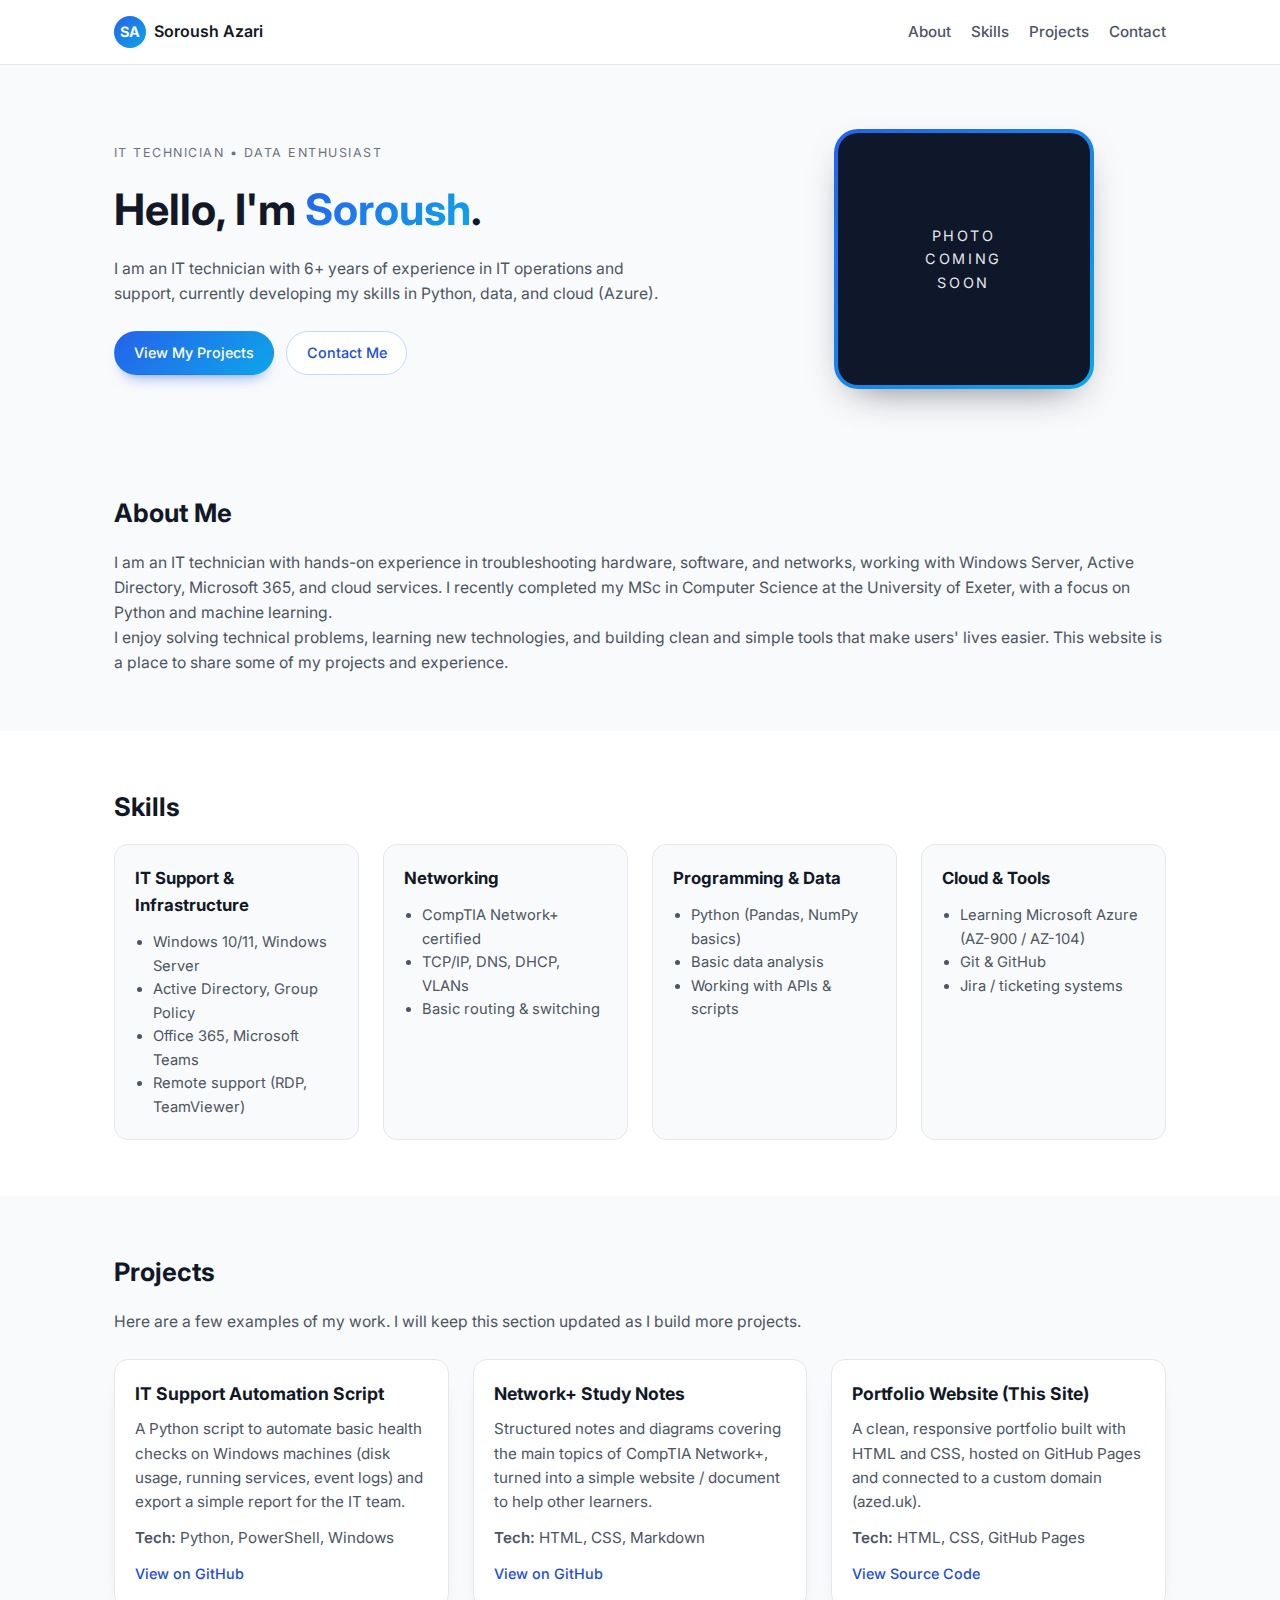
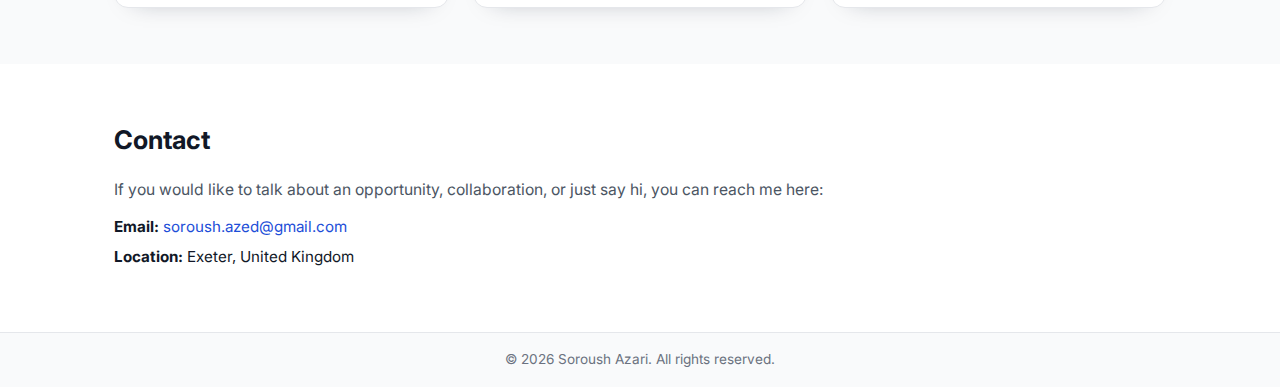
<file: azed-website/index.html>
<!DOCTYPE html>
<html lang="en">
<head>
    <meta charset="UTF-8">
    <meta name="viewport" content="width=device-width, initial-scale=1.0">
    <title>Soroush Azari | Portfolio</title>

    <!-- Google Font -->
    <link rel="preconnect" href="https://fonts.googleapis.com">
    <link rel="preconnect" href="https://fonts.gstatic.com" crossorigin>
    <link href="https://fonts.googleapis.com/css2?family=Inter:wght@300;400;500;600;700&display=swap" rel="stylesheet">

    <!-- Main stylesheet -->
    <link rel="stylesheet" href="style.css">
</head>
<body>
    <!-- Header / Navigation -->
    <header class="site-header">
        <div class="container nav-container">
            <div class="logo">
                <!-- Simple text logo, you can replace with an image later -->
                <span class="logo-mark">SA</span>
                <span class="logo-text">Soroush Azari</span>
            </div>
            <nav class="main-nav">
                <!-- Navigation links scroll to sections on the same page -->
                <a href="#about">About</a>
                <a href="#skills">Skills</a>
                <a href="#projects">Projects</a>
                <a href="#contact">Contact</a>
            </nav>
        </div>
    </header>

    <!-- Hero section (first big section) -->
    <section class="hero">
        <div class="container hero-container">
            <div class="hero-text">
                <p class="hero-eyebrow">IT Technician • Data Enthusiast</p>
                <h1>Hello, I'm <span>Soroush</span>.</h1>
                <p class="hero-subtitle">
                    I am an IT technician with 6+ years of experience in IT operations and support,
                    currently developing my skills in Python, data, and cloud (Azure).
                </p>
                <div class="hero-actions">
                    <!-- These buttons scroll to different sections -->
                    <a href="#projects" class="btn primary">View My Projects</a>
                    <a href="#contact" class="btn secondary">Contact Me</a>
                </div>
            </div>
            <div class="hero-photo">
                <!-- You can place your own image in assets/profile.jpg -->
                <!-- If you don't have an image yet, you can comment the img tag out -->
                <div class="photo-frame">
                    <!-- Example image path: assets/profile.jpg -->
                    <!-- <img src="assets/profile.jpg" alt="Soroush Azari portrait"> -->
                    <div class="photo-placeholder">
                        <!-- Placeholder content if you don't have an image yet -->
                        <span>Photo<br>Coming<br>Soon</span>
                    </div>
                </div>
            </div>
        </div>
    </section>

    <!-- About section -->
    <section id="about" class="section">
        <div class="container">
            <h2>About Me</h2>
            <p>
                I am an IT technician with hands-on experience in troubleshooting hardware,
                software, and networks, working with Windows Server, Active Directory,
                Microsoft 365, and cloud services. I recently completed my MSc in Computer Science
                at the University of Exeter, with a focus on Python and machine learning.
            </p>
            <p>
                I enjoy solving technical problems, learning new technologies, and building
                clean and simple tools that make users' lives easier. This website is a place
                to share some of my projects and experience.
            </p>
        </div>
    </section>

    <!-- Skills section -->
    <section id="skills" class="section section-alt">
        <div class="container">
            <h2>Skills</h2>
            <div class="skills-grid">
                <!-- Each card is one skill category -->
                <div class="skill-card">
                    <h3>IT Support & Infrastructure</h3>
                    <ul>
                        <li>Windows 10/11, Windows Server</li>
                        <li>Active Directory, Group Policy</li>
                        <li>Office 365, Microsoft Teams</li>
                        <li>Remote support (RDP, TeamViewer)</li>
                    </ul>
                </div>
                <div class="skill-card">
                    <h3>Networking</h3>
                    <ul>
                        <li>CompTIA Network+ certified</li>
                        <li>TCP/IP, DNS, DHCP, VLANs</li>
                        <li>Basic routing & switching</li>
                    </ul>
                </div>
                <div class="skill-card">
                    <h3>Programming & Data</h3>
                    <ul>
                        <li>Python (Pandas, NumPy basics)</li>
                        <li>Basic data analysis</li>
                        <li>Working with APIs & scripts</li>
                    </ul>
                </div>
                <div class="skill-card">
                    <h3>Cloud & Tools</h3>
                    <ul>
                        <li>Learning Microsoft Azure (AZ-900 / AZ-104)</li>
                        <li>Git & GitHub</li>
                        <li>Jira / ticketing systems</li>
                    </ul>
                </div>
            </div>
        </div>
    </section>

    <!-- Projects section -->
    <section id="projects" class="section">
        <div class="container">
            <h2>Projects</h2>
            <p class="section-intro">
                Here are a few examples of my work. I will keep this section updated as I build more projects.
            </p>

            <div class="projects-grid">
                <!-- Project 1 -->
                <article class="project-card">
                    <h3>IT Support Automation Script</h3>
                    <p>
                        A Python script to automate basic health checks on Windows machines
                        (disk usage, running services, event logs) and export a simple report
                        for the IT team.
                    </p>
                    <p class="project-meta">
                        <span>Tech:</span> Python, PowerShell, Windows
                    </p>
                    <!-- Replace # with your GitHub project link when it's ready -->
                    <a href="#" class="project-link">View on GitHub</a>
                </article>

                <!-- Project 2 -->
                <article class="project-card">
                    <h3>Network+ Study Notes</h3>
                    <p>
                        Structured notes and diagrams covering the main topics of CompTIA Network+,
                        turned into a simple website / document to help other learners.
                    </p>
                    <p class="project-meta">
                        <span>Tech:</span> HTML, CSS, Markdown
                    </p>
                    <a href="#" class="project-link">View on GitHub</a>
                </article>

                <!-- Project 3 -->
                <article class="project-card">
                    <h3>Portfolio Website (This Site)</h3>
                    <p>
                        A clean, responsive portfolio built with HTML and CSS, hosted on GitHub Pages
                        and connected to a custom domain (azed.uk).
                    </p>
                    <p class="project-meta">
                        <span>Tech:</span> HTML, CSS, GitHub Pages
                    </p>
                    <a href="#" class="project-link">View Source Code</a>
                </article>
            </div>
        </div>
    </section>

    <!-- Contact section -->
    <section id="contact" class="section section-alt">
        <div class="container">
            <h2>Contact</h2>
            <p>
                If you would like to talk about an opportunity, collaboration, or just say hi,
                you can reach me here:
            </p>
            <ul class="contact-list">
                <li><strong>Email:</strong> <a href="mailto:soroush.azed@gmail.com">soroush.azed@gmail.com</a></li>
                <li><strong>Location:</strong> Exeter, United Kingdom</li>
                <!-- You can add LinkedIn, GitHub, etc. here -->
                <!-- <li><strong>LinkedIn:</strong> <a href="#" target="_blank">linkedin.com/in/...</a></li> -->
                <!-- <li><strong>GitHub:</strong> <a href="#" target="_blank">github.com/...</a></li> -->
            </ul>
        </div>
    </section>

    <!-- Footer -->
    <footer class="site-footer">
        <div class="container footer-container">
            <p>© <span id="year"></span> Soroush Azari. All rights reserved.</p>
        </div>
    </footer>

    <!-- Small inline script just to set the current year in the footer -->
    <script>
        // Set the current year in the footer automatically
        document.getElementById("year").textContent = new Date().getFullYear();
    </script>
</body>
</html>
</file>
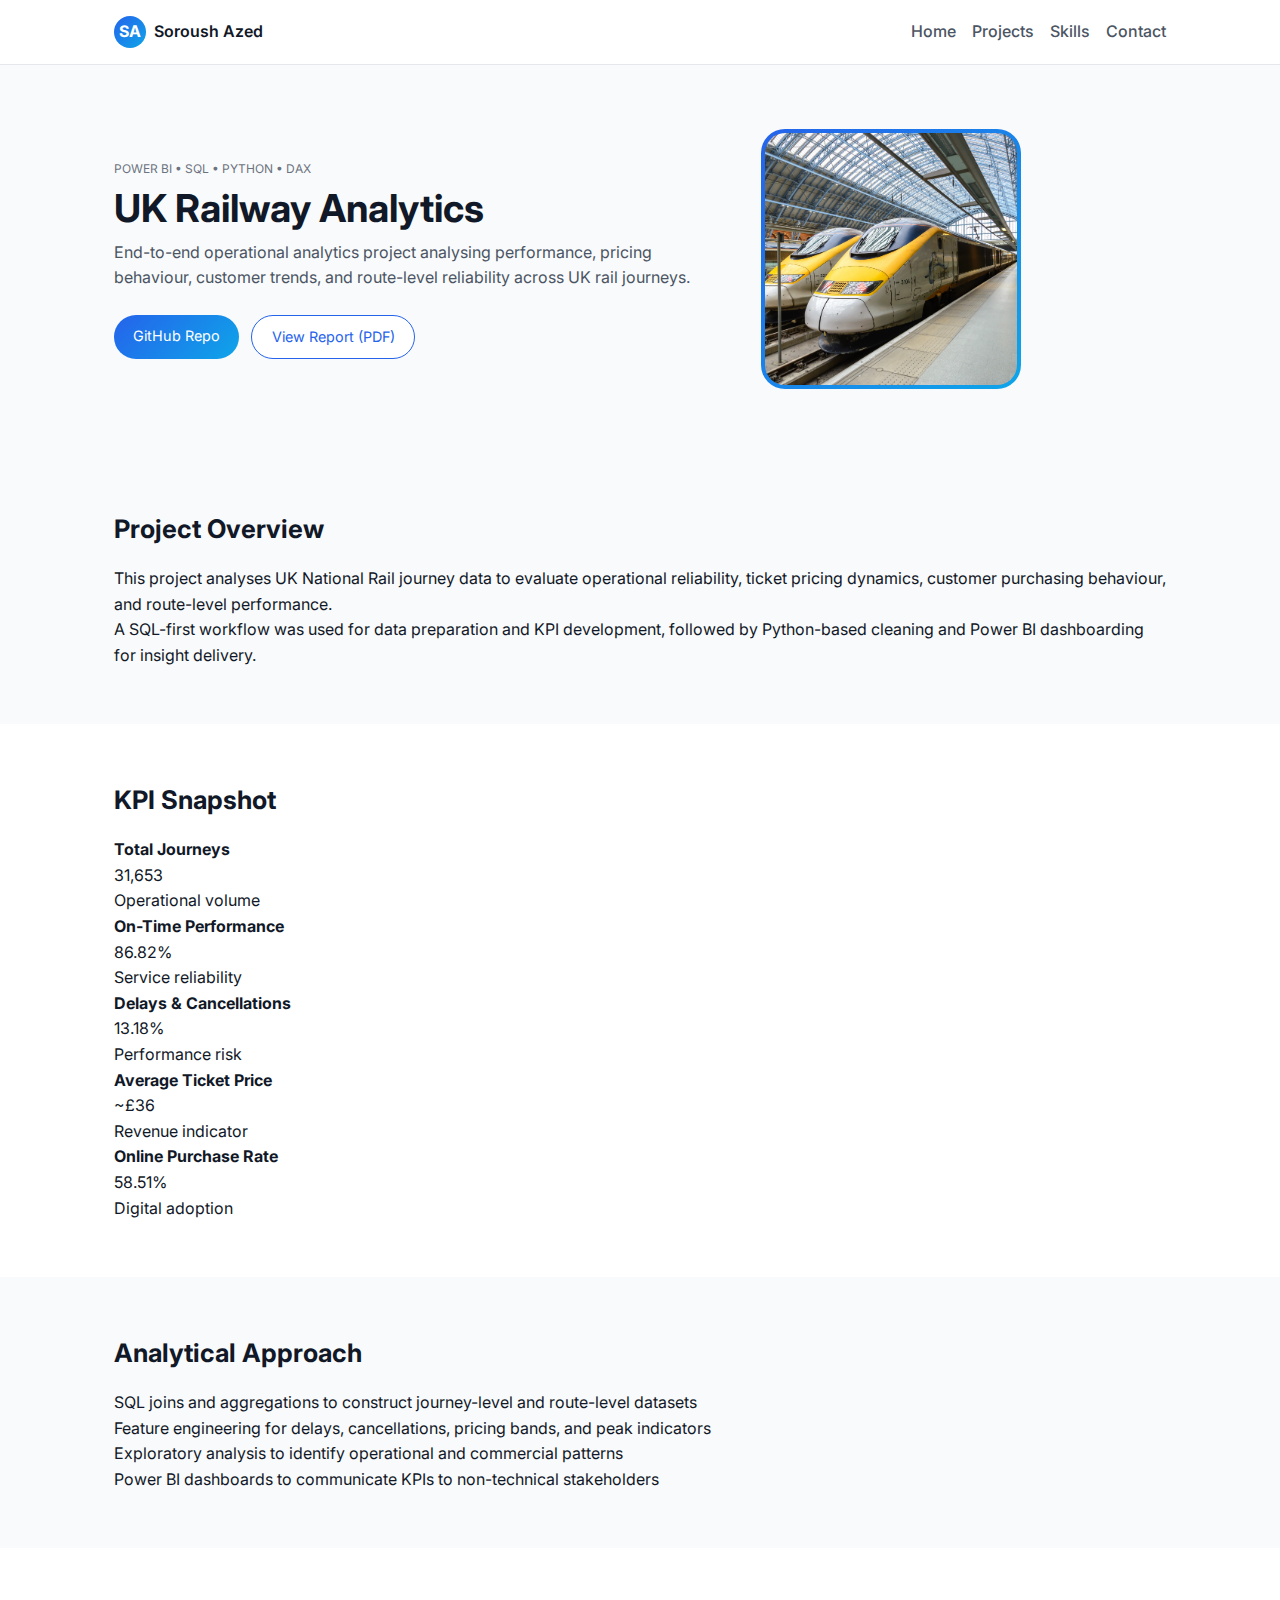
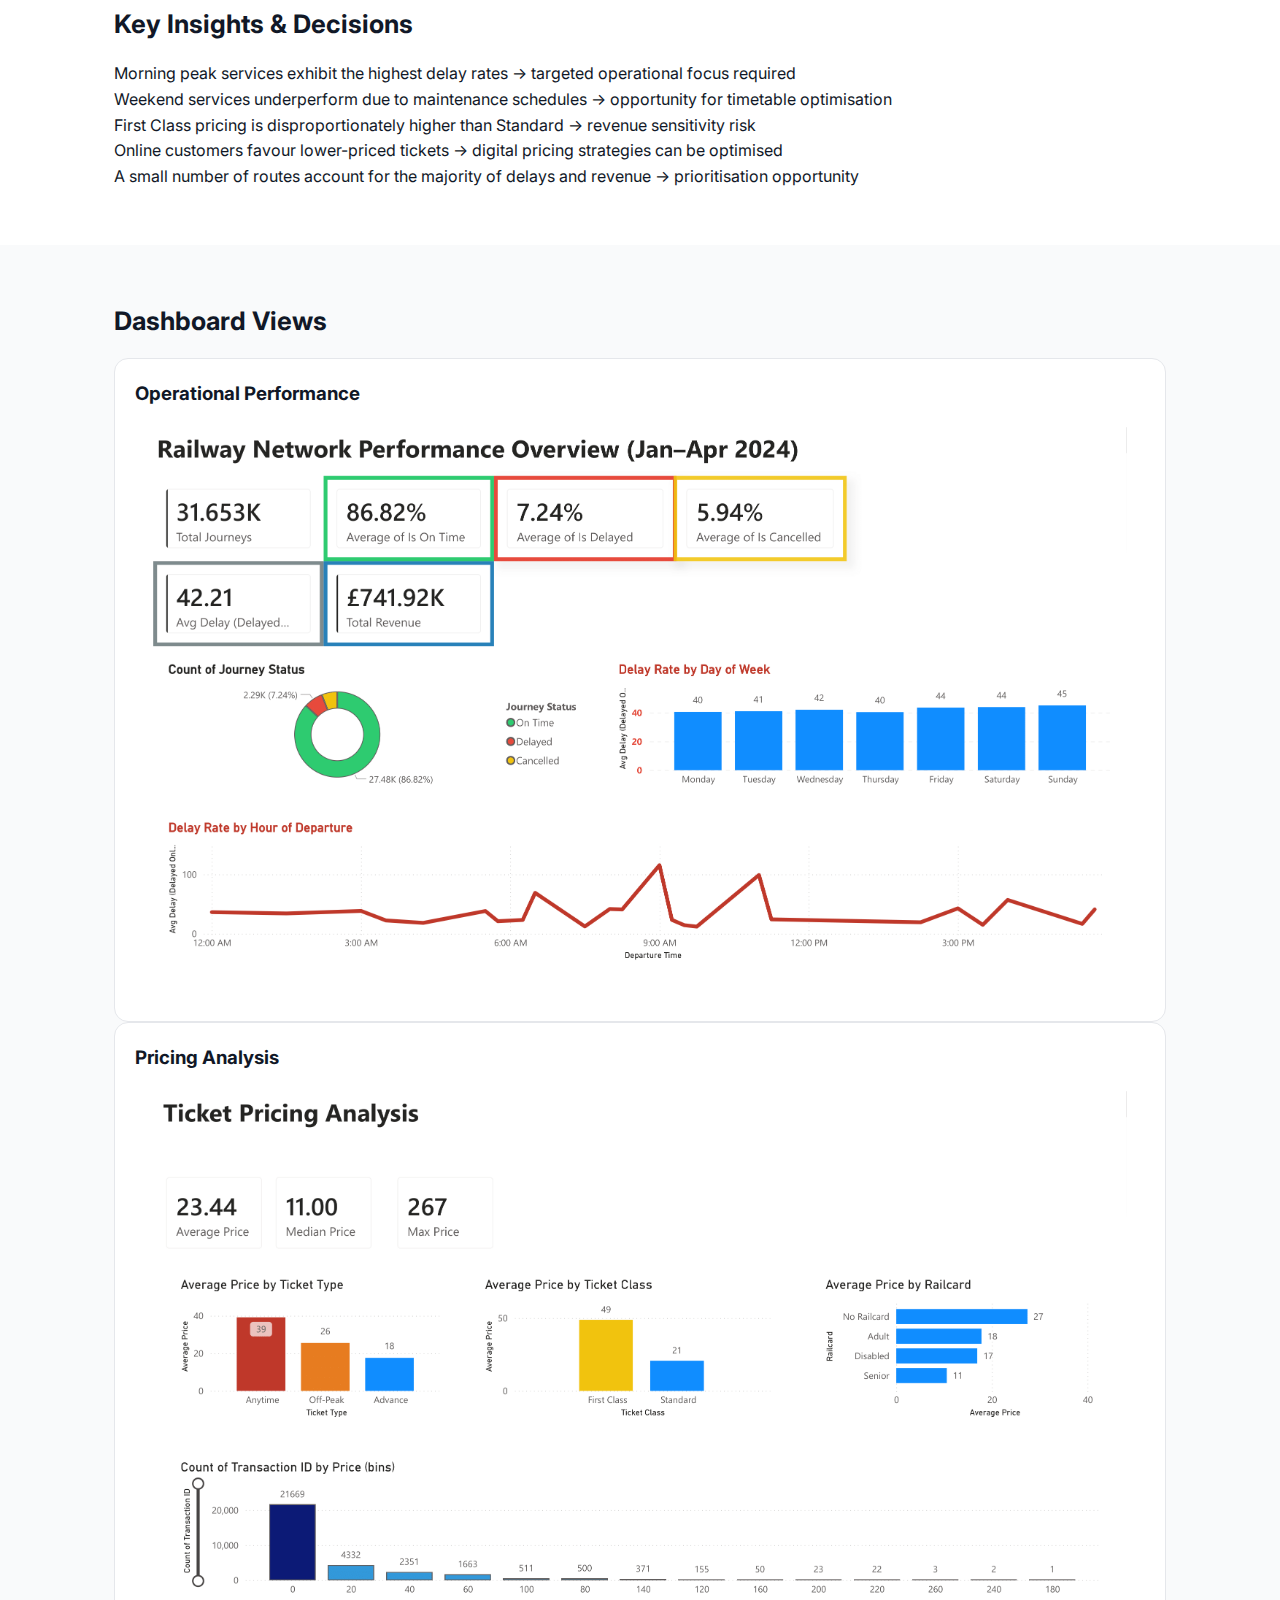
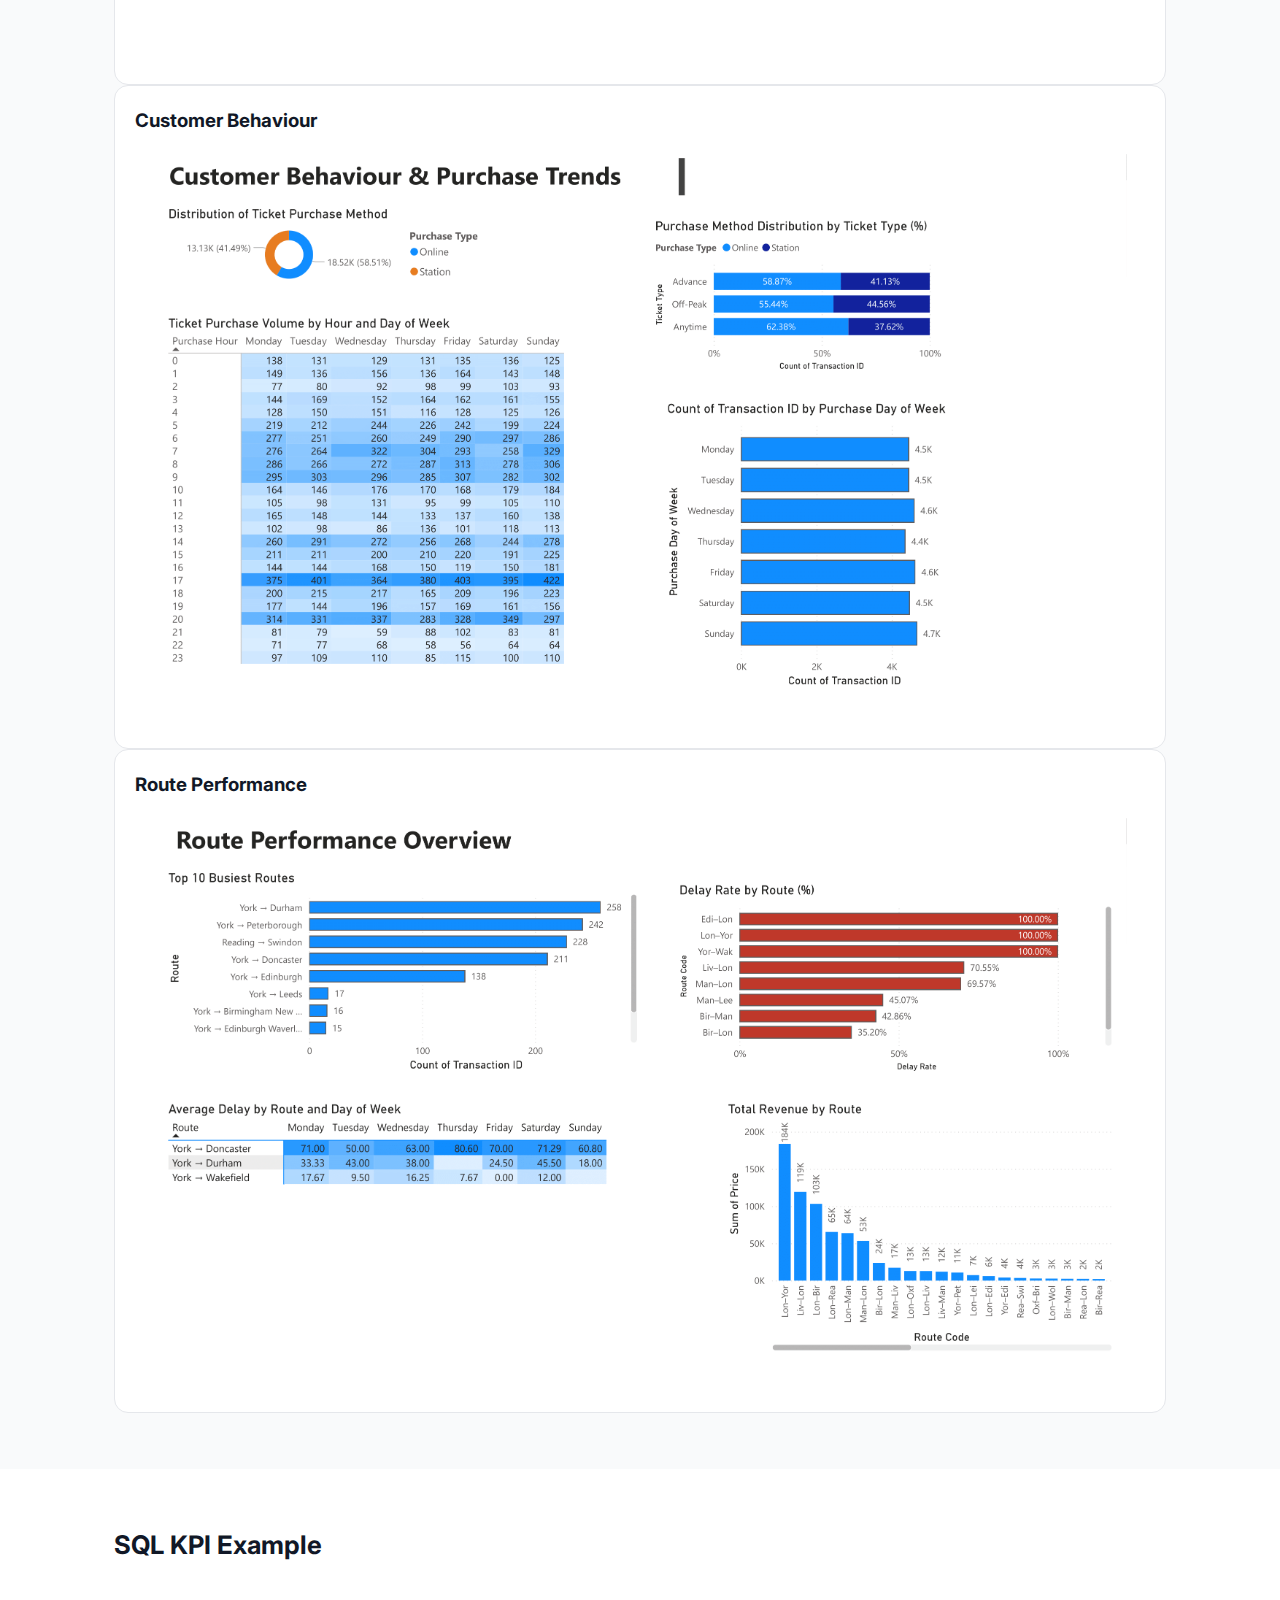
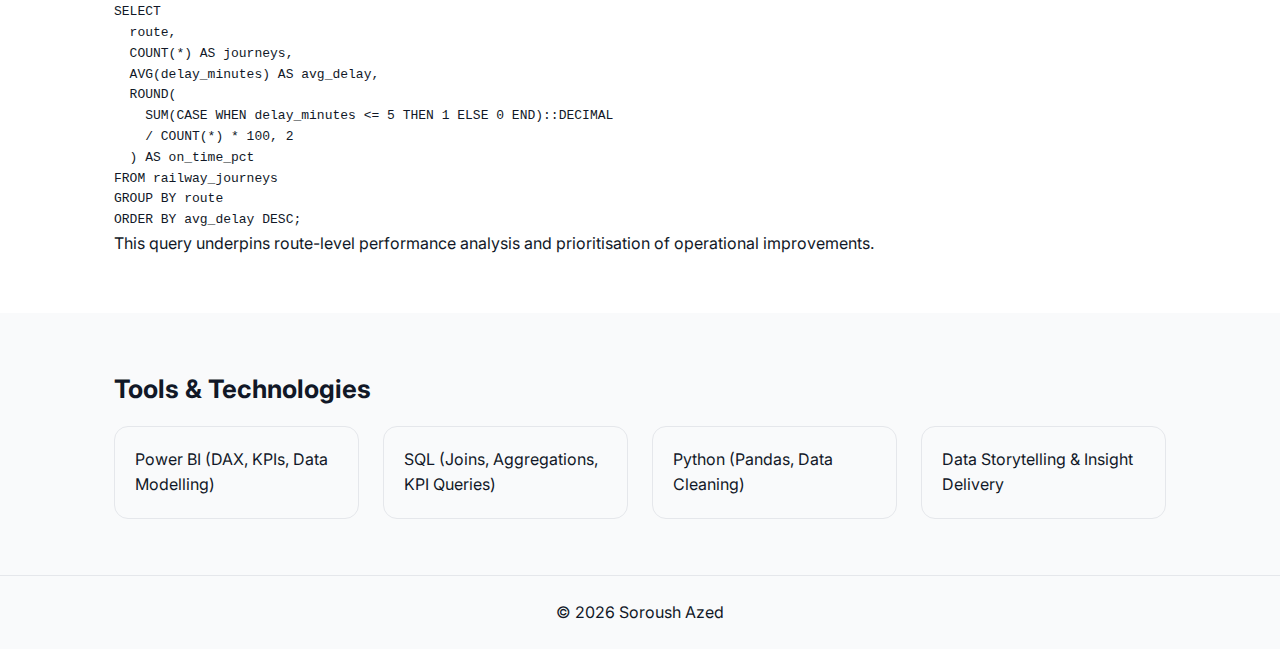
<file: railway.html>
<!DOCTYPE html>
<html lang="en">

<head>
    <meta charset="UTF-8">
    <meta name="viewport" content="width=device-width, initial-scale=1.0">
    <title>UK Railway Analytics | Soroush Azed</title>

    <link rel="preconnect" href="https://fonts.googleapis.com">
    <link rel="preconnect" href="https://fonts.gstatic.com" crossorigin>
    <link href="https://fonts.googleapis.com/css2?family=Inter:wght@300;400;500;600;700&display=swap" rel="stylesheet">

    <link rel="stylesheet" href="style.css">
</head>

<body>

<!-- HEADER -->
<header class="site-header">
    <div class="container nav-container">
        <div class="logo">
            <span class="logo-mark">SA</span>
            <span class="logo-text">Soroush Azed</span>
        </div>

        <button class="nav-toggle"><span></span><span></span><span></span></button>

        <nav class="main-nav">
            <a href="index.html">Home</a>
            <a href="index.html#projects">Projects</a>
            <a href="index.html#skills">Skills</a>
            <a href="index.html#contact">Contact</a>
        </nav>
    </div>
</header>

<!-- HERO -->
<section class="hero">
    <div class="container hero-container">

        <div class="hero-text">
            <p class="hero-eyebrow">Power BI • SQL • Python • DAX</p>
            <h1>UK Railway Analytics</h1>
            <p class="hero-subtitle">
                End-to-end operational analytics project analysing performance,
                pricing behaviour, customer trends, and route-level reliability
                across UK rail journeys.
            </p>

            <div class="hero-actions">
                <a href="https://github.com/su7ri/uk-railway-data-analytics" target="_blank" class="btn primary">
                    GitHub Repo
                </a>
                <a href="report/UK_Railway_Analytics_Final_Report.pdf" target="_blank" class="btn secondary">
                    View Report (PDF)
                </a>
            </div>
        </div>

        <div class="hero-photo">
            <div class="photo-frame">
                <img src="assets/uk-railway.jpg" alt="UK Railway Dashboard">
            </div>
        </div>

    </div>
</section>

<!-- OVERVIEW -->
<section class="section">
    <div class="container">
        <h2>Project Overview</h2>
        <p>
            This project analyses UK National Rail journey data to evaluate
            operational reliability, ticket pricing dynamics, customer purchasing behaviour,
            and route-level performance.
        </p>
        <p>
            A SQL-first workflow was used for data preparation and KPI development,
            followed by Python-based cleaning and Power BI dashboarding for insight delivery.
        </p>
    </div>
</section>

<!-- KPI SNAPSHOT -->
<section class="section section-alt">
    <div class="container">
        <h2>KPI Snapshot</h2>

        <div class="kpi-grid">
            <div class="kpi-card">
                <h4>Total Journeys</h4>
                <p>31,653</p>
                <span>Operational volume</span>
            </div>

            <div class="kpi-card">
                <h4>On-Time Performance</h4>
                <p>86.82%</p>
                <span>Service reliability</span>
            </div>

            <div class="kpi-card">
                <h4>Delays & Cancellations</h4>
                <p>13.18%</p>
                <span>Performance risk</span>
            </div>

            <div class="kpi-card">
                <h4>Average Ticket Price</h4>
                <p>~£36</p>
                <span>Revenue indicator</span>
            </div>

            <div class="kpi-card">
                <h4>Online Purchase Rate</h4>
                <p>58.51%</p>
                <span>Digital adoption</span>
            </div>
        </div>
    </div>
</section>

<!-- ANALYTICAL APPROACH -->
<section class="section">
    <div class="container">
        <h2>Analytical Approach</h2>
        <ul class="contact-list">
            <li>SQL joins and aggregations to construct journey-level and route-level datasets</li>
            <li>Feature engineering for delays, cancellations, pricing bands, and peak indicators</li>
            <li>Exploratory analysis to identify operational and commercial patterns</li>
            <li>Power BI dashboards to communicate KPIs to non-technical stakeholders</li>
        </ul>
    </div>
</section>

<!-- INSIGHTS -->
<section class="section section-alt">
    <div class="container">
        <h2>Key Insights & Decisions</h2>

        <ul class="contact-list">
            <li>Morning peak services exhibit the highest delay rates → targeted operational focus required</li>
            <li>Weekend services underperform due to maintenance schedules → opportunity for timetable optimisation</li>
            <li>First Class pricing is disproportionately higher than Standard → revenue sensitivity risk</li>
            <li>Online customers favour lower-priced tickets → digital pricing strategies can be optimised</li>
            <li>A small number of routes account for the majority of delays and revenue → prioritisation opportunity</li>
        </ul>
    </div>
</section>

<!-- DASHBOARDS -->
<section class="section">
    <div class="container">
        <h2>Dashboard Views</h2>

        <article class="project-card">
            <h3>Operational Performance</h3>
            <img src="assets/Railway-dt1-1.png" style="width:100%; border-radius:12px;">
        </article>

        <article class="project-card">
            <h3>Pricing Analysis</h3>
            <img src="assets/Railway-dt1-2.png" style="width:100%; border-radius:12px;">
        </article>

        <article class="project-card">
            <h3>Customer Behaviour</h3>
            <img src="assets/Railway-dt1-3.png" style="width:100%; border-radius:12px;">
        </article>

        <article class="project-card">
            <h3>Route Performance</h3>
            <img src="assets/Railway-dt1-4.png" style="width:100%; border-radius:12px;">
        </article>
    </div>
</section>

<!-- SQL PROOF -->
<section class="section section-alt">
    <div class="container">
        <h2>SQL KPI Example</h2>

<pre><code>
SELECT
  route,
  COUNT(*) AS journeys,
  AVG(delay_minutes) AS avg_delay,
  ROUND(
    SUM(CASE WHEN delay_minutes <= 5 THEN 1 ELSE 0 END)::DECIMAL
    / COUNT(*) * 100, 2
  ) AS on_time_pct
FROM railway_journeys
GROUP BY route
ORDER BY avg_delay DESC;
</code></pre>

        <p>
            This query underpins route-level performance analysis and
            prioritisation of operational improvements.
        </p>
    </div>
</section>

<!-- TOOLS -->
<section class="section">
    <div class="container">
        <h2>Tools & Technologies</h2>

        <div class="skills-grid">
            <div class="skill-card">Power BI (DAX, KPIs, Data Modelling)</div>
            <div class="skill-card">SQL (Joins, Aggregations, KPI Queries)</div>
            <div class="skill-card">Python (Pandas, Data Cleaning)</div>
            <div class="skill-card">Data Storytelling & Insight Delivery</div>
        </div>
    </div>
</section>

<footer class="site-footer">
    <div class="container">
        <p>© <span id="year"></span> Soroush Azed</p>
    </div>
</footer>

<script>
document.getElementById("year").textContent = new Date().getFullYear();
</script>

</body>
</html>
</file>
<file: azed-website/style.css>
/* Global styles */
/* Reset some basic elements for consistent styling */
*,
*::before,
*::after {
    box-sizing: border-box;
    margin: 0;
    padding: 0;
}

/* Set base font and background */
body {
    font-family: 'Inter', system-ui, -apple-system, BlinkMacSystemFont, 'Segoe UI', sans-serif;
    line-height: 1.6;
    color: #111827; /* Dark gray for text */
    background-color: #f9fafb; /* Light gray background */
}

/* Generic container to limit width */
.container {
    max-width: 1100px;
    margin: 0 auto;
    padding: 0 1.5rem;
}

/* Header and navigation */
.site-header {
    position: sticky;
    top: 0;
    z-index: 50;
    background-color: #ffffff;
    border-bottom: 1px solid #e5e7eb;
    backdrop-filter: blur(12px);
}

.nav-container {
    display: flex;
    align-items: center;
    justify-content: space-between;
    height: 64px;
}

/* Logo styles */
.logo {
    display: flex;
    align-items: center;
    gap: 0.5rem;
}

.logo-mark {
    display: inline-flex;
    align-items: center;
    justify-content: center;
    width: 32px;
    height: 32px;
    border-radius: 999px;
    background: linear-gradient(135deg, #2563eb, #0ea5e9);
    color: #ffffff;
    font-weight: 700;
    font-size: 0.9rem;
}

.logo-text {
    font-weight: 600;
    font-size: 1rem;
    color: #111827;
}

/* Navigation links */
.main-nav a {
    margin-left: 1rem;
    text-decoration: none;
    color: #4b5563;
    font-size: 0.95rem;
    font-weight: 500;
    transition: color 0.2s ease, transform 0.1s ease;
}

.main-nav a:hover {
    color: #1d4ed8;
    transform: translateY(-1px);
}

/* Hero section */
.hero {
    padding: 4rem 0 3rem;
}

.hero-container {
    display: grid;
    grid-template-columns: minmax(0, 3fr) minmax(0, 2fr);
    gap: 2.5rem;
    align-items: center;
}

/* Hero text */
.hero-eyebrow {
    text-transform: uppercase;
    letter-spacing: 0.12em;
    font-size: 0.78rem;
    color: #6b7280;
    margin-bottom: 0.75rem;
}

.hero h1 {
    font-size: clamp(2rem, 4vw, 2.7rem);
    font-weight: 700;
    color: #111827;
    margin-bottom: 0.75rem;
}

.hero h1 span {
    background: linear-gradient(135deg, #2563eb, #0ea5e9);
    -webkit-background-clip: text;
    color: transparent;
}

.hero-subtitle {
    font-size: 0.98rem;
    color: #4b5563;
    max-width: 34rem;
}

/* Hero buttons */
.hero-actions {
    margin-top: 1.5rem;
    display: flex;
    flex-wrap: wrap;
    gap: 0.75rem;
}

.btn {
    display: inline-flex;
    align-items: center;
    justify-content: center;
    padding: 0.6rem 1.2rem;
    border-radius: 999px;
    font-size: 0.9rem;
    font-weight: 500;
    text-decoration: none;
    cursor: pointer;
    border: 1px solid transparent;
    transition: background-color 0.2s ease, color 0.2s ease, transform 0.1s ease, box-shadow 0.1s ease;
}

.btn.primary {
    background: linear-gradient(135deg, #2563eb, #0ea5e9);
    color: #ffffff;
    box-shadow: 0 10px 15px -10px rgba(37, 99, 235, 0.7);
}

.btn.primary:hover {
    transform: translateY(-1px);
    box-shadow: 0 15px 25px -15px rgba(37, 99, 235, 0.75);
}

.btn.secondary {
    background-color: #ffffff;
    color: #1d4ed8;
    border-color: #bfdbfe;
}

.btn.secondary:hover {
    background-color: #eff6ff;
}

/* Hero photo */
.hero-photo {
    display: flex;
    align-items: center;
    justify-content: center;
}

.photo-frame {
    width: 260px;
    height: 260px;
    border-radius: 24px;
    background: linear-gradient(135deg, #2563eb, #0ea5e9);
    padding: 4px;
    box-shadow: 0 15px 40px -20px rgba(15, 23, 42, 0.7);
}

.photo-frame img,
.photo-placeholder {
    width: 100%;
    height: 100%;
    border-radius: 20px;
    background-color: #0f172a;
    display: flex;
    align-items: center;
    justify-content: center;
}

/* Placeholder text if there is no image yet */
.photo-placeholder span {
    text-align: center;
    color: #e5e7eb;
    font-size: 0.9rem;
    text-transform: uppercase;
    letter-spacing: 0.18em;
}

/* Generic section styles */
.section {
    padding: 3.5rem 0;
}

.section-alt {
    background-color: #ffffff;
}

.section h2 {
    font-size: 1.6rem;
    margin-bottom: 1rem;
    color: #111827;
}

.section p {
    font-size: 0.98rem;
    color: #4b5563;
}

.section-intro {
    margin-bottom: 1.5rem;
}

/* Skills grid */
.skills-grid {
    display: grid;
    grid-template-columns: repeat(auto-fit, minmax(230px, 1fr));
    gap: 1.5rem;
    margin-top: 1rem;
}

.skill-card {
    background-color: #f9fafb;
    border-radius: 14px;
    padding: 1.25rem;
    border: 1px solid #e5e7eb;
}

.skill-card h3 {
    font-size: 1.05rem;
    margin-bottom: 0.75rem;
    color: #111827;
}

.skill-card ul {
    list-style: disc;
    padding-left: 1.1rem;
    font-size: 0.92rem;
    color: #4b5563;
}

/* Projects section */
.projects-grid {
    display: grid;
    grid-template-columns: repeat(auto-fit, minmax(260px, 1fr));
    gap: 1.5rem;
    margin-top: 1.5rem;
}

.project-card {
    background-color: #ffffff;
    border-radius: 14px;
    padding: 1.25rem;
    border: 1px solid #e5e7eb;
    box-shadow: 0 10px 25px -20px rgba(15, 23, 42, 0.4);
}

.project-card h3 {
    font-size: 1.1rem;
    margin-bottom: 0.6rem;
}

.project-card p {
    font-size: 0.95rem;
    margin-bottom: 0.7rem;
}

.project-meta {
    font-size: 0.85rem;
    color: #6b7280;
    margin-bottom: 0.4rem;
}

.project-meta span {
    font-weight: 600;
}

.project-link {
    font-size: 0.9rem;
    text-decoration: none;
    color: #1d4ed8;
    font-weight: 500;
}

.project-link:hover {
    text-decoration: underline;
}

/* Contact section styles */
.contact-list {
    list-style: none;
    margin-top: 0.8rem;
}

.contact-list li {
    margin-bottom: 0.4rem;
    font-size: 0.95rem;
}

.contact-list a {
    color: #1d4ed8;
    text-decoration: none;
}

.contact-list a:hover {
    text-decoration: underline;
}

/* Footer styles */
.site-footer {
    border-top: 1px solid #e5e7eb;
    padding: 1rem 0;
    background-color: #f9fafb;
}

.footer-container {
    text-align: center;
    font-size: 0.85rem;
    color: #6b7280;
}

/* Responsive styles for smaller screens */
@media (max-width: 768px) {
    .hero-container {
        grid-template-columns: 1fr;
        text-align: left;
    }

    .hero-photo {
        order: -1;
        margin-bottom: 1.5rem;
    }

    .main-nav {
        display: none; /* Simple version without responsive menu */
    }

    .hero {
        padding-top: 2.5rem;
    }
}
</file>
<file: style.css>
/* Enable smooth scrolling */
html {
    scroll-behavior: smooth;
}

/* Reset */
*,
*::before,
*::after {
    margin: 0;
    padding: 0;
    box-sizing: border-box;
}

/* Body */
body {
    font-family: 'Inter', sans-serif;
    background: #f9fafb;
    color: #111827;
    line-height: 1.6;
}

/* Container */
.container {
    max-width: 1100px;
    margin: 0 auto;
    padding: 0 1.5rem;
}

/* Header */
.site-header {
    position: sticky;
    top: 0;
    background: #fff;
    border-bottom: 1px solid #e5e7eb;
    z-index: 999;
}

.nav-container {
    display: flex;
    align-items: center;
    justify-content: space-between;
    height: 64px;
}

/* Logo */
.logo {
    display: flex;
    align-items: center;
    gap: 0.5rem;
}

.logo-mark {
    width: 32px;
    height: 32px;
    display: flex;
    align-items: center;
    justify-content: center;
    background: linear-gradient(135deg, #2563eb, #0ea5e9);
    color: #fff;
    border-radius: 999px;
    font-weight: 700;
}

.logo-text {
    font-weight: 600;
}

/* Desktop nav */
.main-nav {
    display: flex;
    align-items: center;
}

.main-nav a {
    margin-left: 1rem;
    text-decoration: none;
    color: #4b5563;
    font-weight: 500;
}

.main-nav a:hover {
    color: #2563eb;
}

/* Hamburger button */
.nav-toggle {
    display: none;
    cursor: pointer;
    background: none;
    border: none;
}

.nav-toggle span {
    width: 22px;
    height: 2px;
    background: #111827;
    display: block;
    margin: 5px 0;
    transition: 0.3s;
}

/* Open state for hamburger */
.nav-toggle.nav-open span:nth-child(1) {
    transform: translateY(7px) rotate(45deg);
}

.nav-toggle.nav-open span:nth-child(2) {
    opacity: 0;
}

.nav-toggle.nav-open span:nth-child(3) {
    transform: translateY(-7px) rotate(-45deg);
}

/* Hero */
.hero {
    padding: 4rem 0;
}

.hero-container {
    display: grid;
    grid-template-columns: 3fr 2fr;
    gap: 2.5rem;
    align-items: center;
}

.hero-eyebrow {
    text-transform: uppercase;
    font-size: 0.75rem;
    color: #6b7280;
}

.hero h1 {
    font-size: 2.4rem;
    font-weight: 700;
}

.hero h1 span {
    background: linear-gradient(135deg, #2563eb, #0ea5e9);
    -webkit-background-clip: text;
    color: transparent;
}

.hero-subtitle {
    color: #4b5563;
}

.hero-actions {
    margin-top: 1.5rem;
    display: flex;
    gap: 0.75rem;
}

.btn {
    padding: 0.6rem 1.2rem;
    border-radius: 999px;
    border: none;
    cursor: pointer;
    font-size: 0.9rem;
    text-decoration: none;
}

.btn.primary {
    background: linear-gradient(135deg, #2563eb, #0ea5e9);
    color: #fff;
}

.btn.secondary {
    background: #fff;
    border: 1px solid #2563eb;
    color: #2563eb;
}

/* Fixed profile image */
.photo-frame {
    width: 260px;
    height: 260px;
    max-width: 80vw;
    max-height: 80vw;
    border-radius: 24px;
    padding: 4px;
    background: linear-gradient(135deg, #2563eb, #0ea5e9);
}

.photo-frame img {
    width: 100%;
    height: 100%;
    border-radius: 20px;
    object-fit: cover;
    object-position: center;
}

/* Sections */
.section {
    padding: 3.5rem 0;
}

.section-alt {
    background: #fff;
}

.section h2 {
    margin-bottom: 1rem;
    font-size: 1.6rem;
}

/* Skills grid */
.skills-grid {
    display: grid;
    grid-template-columns: repeat(auto-fit, minmax(230px, 1fr));
    gap: 1.5rem;
}

.skill-card {
    padding: 1.25rem;
    border: 1px solid #e5e7eb;
    border-radius: 14px;
    background: #f9fafb;
}

/* Projects */
.projects-grid {
    display: grid;
    grid-template-columns: repeat(auto-fit, minmax(260px, 1fr));
    gap: 1.5rem;
}

.project-card {
    padding: 1.25rem;
    border-radius: 14px;
    border: 1px solid #e5e7eb;
    background: #fff;
}

/* Contact */
.contact-list {
    list-style: none;
}

/* Footer */
.site-footer {
    padding: 1.5rem 0;
    text-align: center;
    border-top: 1px solid #e5e7eb;
}

/* Mobile Version */
@media (max-width: 768px) {
    
    .nav-toggle {
        display: block;
    }

    /* Hide desktop nav */
    .main-nav {
        display: none;
        flex-direction: column;
        position: absolute;
        top: 64px;
        left: 0;
        right: 0;
        background: #fff;
        padding: 1rem 1.5rem;
        border-bottom: 1px solid #e5e7eb;
    }

    /* Show nav when opened */
    .main-nav.nav-open {
        display: flex;
    }

    .hero-container {
        grid-template-columns: 1fr;
        text-align: center;
    }

    .hero-photo {
        margin-top: 2rem;
    }
}
</file>
